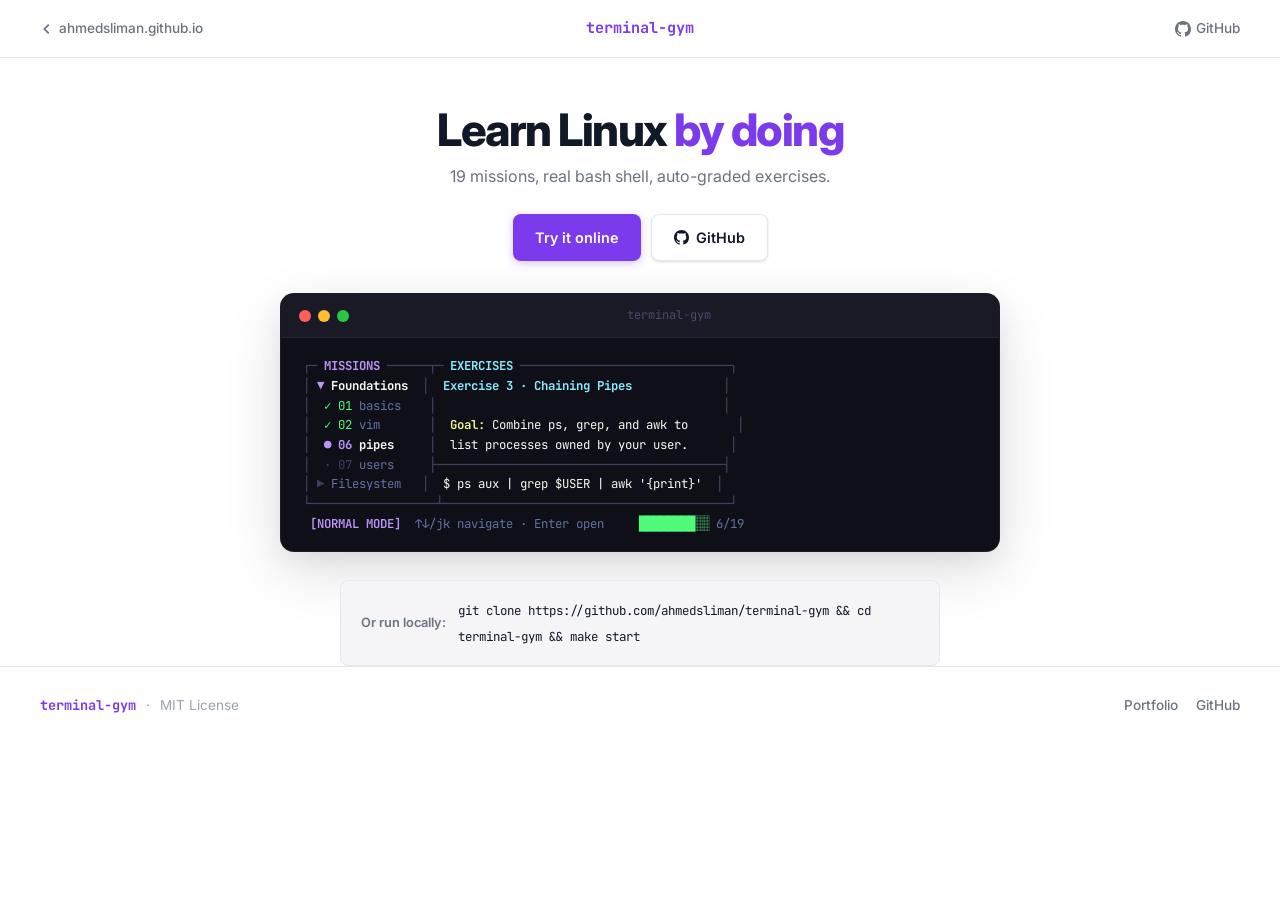
<file: docs/index.html>
<!DOCTYPE html>
<html lang="en">
<head>
  <meta charset="UTF-8" />
  <meta name="viewport" content="width=device-width, initial-scale=1.0" />
  <title>terminal-gym — Learn Linux by doing</title>
  <meta name="description" content="19 hands-on Linux missions with a real bash shell. Try it online or clone and run locally." />
  <link rel="stylesheet" href="style.css" />
</head>
<body>

  <!-- Nav -->
  <nav>
    <a href="https://ahmedsliman.github.io/" class="nav-back">
      <svg viewBox="0 0 16 16" fill="none" stroke="currentColor" stroke-width="2"><path d="M10 13L5 8l5-5"/></svg>
      ahmedsliman.github.io
    </a>
    <span class="nav-logo">terminal-gym</span>
    <a href="https://github.com/ahmedsliman/terminal-gym" target="_blank" class="nav-gh">
      <svg width="16" height="16" viewBox="0 0 24 24" fill="currentColor"><path d="M12 0C5.37 0 0 5.37 0 12c0 5.31 3.435 9.795 8.205 11.385.6.105.825-.255.825-.57 0-.285-.015-1.23-.015-2.235-3.015.555-3.795-.735-4.035-1.41-.135-.345-.72-1.41-1.23-1.695-.42-.225-1.02-.78-.015-.795.945-.015 1.62.87 1.845 1.23 1.08 1.815 2.805 1.305 3.495.99.105-.78.42-1.305.765-1.605-2.67-.3-5.46-1.335-5.46-5.925 0-1.305.465-2.385 1.23-3.225-.12-.3-.54-1.53.12-3.18 0 0 1.005-.315 3.3 1.23.96-.27 1.98-.405 3-.405s2.04.135 3 .405c2.295-1.56 3.3-1.23 3.3-1.23.66 1.65.24 2.88.12 3.18.765.84 1.23 1.905 1.23 3.225 0 4.605-2.805 5.625-5.475 5.925.435.375.81 1.095.81 2.22 0 1.605-.015 2.895-.015 3.3 0 .315.225.69.825.57A12.02 12.02 0 0 0 24 12c0-6.63-5.37-12-12-12z"/></svg>
      GitHub
    </a>
  </nav>

  <!-- Hero + Preview combined -->
  <div class="hero">
    <h1>Learn Linux <em>by doing</em></h1>
    <p>19 missions, real bash shell, auto-graded exercises.</p>
    <div class="hero-btns">
      <a href="https://terminal-gym.onrender.com/" target="_blank" class="btn btn-primary">Try it online</a>
      <a href="https://github.com/ahmedsliman/terminal-gym" target="_blank" class="btn btn-outline">
        <svg width="15" height="15" viewBox="0 0 24 24" fill="currentColor"><path d="M12 0C5.37 0 0 5.37 0 12c0 5.31 3.435 9.795 8.205 11.385.6.105.825-.255.825-.57 0-.285-.015-1.23-.015-2.235-3.015.555-3.795-.735-4.035-1.41-.135-.345-.72-1.41-1.23-1.695-.42-.225-1.02-.78-.015-.795.945-.015 1.62.87 1.845 1.23 1.08 1.815 2.805 1.305 3.495.99.105-.78.42-1.305.765-1.605-2.67-.3-5.46-1.335-5.46-5.925 0-1.305.465-2.385 1.23-3.225-.12-.3-.54-1.53.12-3.18 0 0 1.005-.315 3.3 1.23.96-.27 1.98-.405 3-.405s2.04.135 3 .405c2.295-1.56 3.3-1.23 3.3-1.23.66 1.65.24 2.88.12 3.18.765.84 1.23 1.905 1.23 3.225 0 4.605-2.805 5.625-5.475 5.925.435.375.81 1.095.81 2.22 0 1.605-.015 2.895-.015 3.3 0 .315.225.69.825.57A12.02 12.02 0 0 0 24 12c0-6.63-5.37-12-12-12z"/></svg>
        GitHub
      </a>
    </div>
  </div>

  <!-- Terminal preview -->
  <div class="preview-wrap">
    <div class="terminal">
      <div class="terminal-bar">
        <span class="dot r"></span>
        <span class="dot y"></span>
        <span class="dot g"></span>
        <span class="terminal-title">terminal-gym</span>
      </div>
      <pre class="terminal-body"><span class="d">┌─</span><span class="mv b"> MISSIONS </span><span class="d">──────┬─</span><span class="sp b"> EXERCISES </span><span class="d">──────────────────────────────┐</span>
<span class="d">│</span> <span class="mv b">▼</span> <span class="b t">Foundations  </span><span class="d">│</span>  <span class="sp b">Exercise 3 · Chaining Pipes</span>             <span class="d">│</span>
<span class="d">│</span>  <span class="gn">✓ 01</span> <span class="s">basics    </span><span class="d">│</span>                                         <span class="d">│</span>
<span class="d">│</span>  <span class="gn">✓ 02</span> <span class="s">vim       </span><span class="d">│</span>  <span class="yl">Goal:</span> <span class="t">Combine ps, grep, and awk to</span>       <span class="d">│</span>
<span class="d">│</span>  <span class="mv b">● 06</span> <span class="b t">pipes     </span><span class="d">│</span>  <span class="t">list processes owned by your user.</span>      <span class="d">│</span>
<span class="d">│</span>  <span class="d">· 07</span> <span class="s">users     </span><span class="d">├─────────────────────────────────────────┤</span>
<span class="d">│</span> <span class="d">▶</span> <span class="s">Filesystem   </span><span class="d">│</span>  <span class="t">$ ps aux | grep $USER | awk '{print}'</span>  <span class="d">│</span>
<span class="d">└──────────────────┴─────────────────────────────────────────┘</span>
 <span class="mv">[NORMAL MODE]</span>  <span class="s">↑↓/jk navigate · Enter open</span>     <span class="gn">████████░░</span> <span class="s">6/19</span></pre>
    </div>
  </div>

  <!-- Local install one-liner -->
  <div class="local-hint">
    <span class="local-label">Or run locally:</span>
    <div class="local-cmd">
      <code>git clone https://github.com/ahmedsliman/terminal-gym &amp;&amp; cd terminal-gym &amp;&amp; make start</code>
    </div>
  </div>

  <!-- Footer -->
  <footer>
    <div class="footer-left">
      <span class="footer-logo">terminal-gym</span>
      <span>·</span>
      <span>MIT License</span>
    </div>
    <div class="footer-right">
      <a href="https://ahmedsliman.github.io/">Portfolio</a>
      <a href="https://github.com/ahmedsliman/terminal-gym" target="_blank">GitHub</a>
    </div>
  </footer>

</body>
</html>
</file>
<file: docs/style.css>
@import url('https://fonts.googleapis.com/css2?family=Inter:wght@400;500;600;700;800&family=JetBrains+Mono:wght@400;600&display=swap');

:root {
  --bg:       #ffffff;
  --bg-muted: #f5f5f7;
  --border:   #e5e7eb;
  --text:     #111827;
  --sub:      #6b7280;
  --dim:      #9ca3af;

  --purple:   #7c3aed;
  --purple-l: #ede9fe;
  --blue:     #2563eb;
  --green:    #16a34a;
  --green-l:  #dcfce7;
  --orange:   #ea580c;
  --teal:     #0d9488;
  --teal-l:   #ccfbf1;

  --shadow-sm: 0 1px 3px rgba(0,0,0,.08), 0 1px 2px rgba(0,0,0,.06);
  --shadow:    0 4px 16px rgba(0,0,0,.08), 0 2px 6px rgba(0,0,0,.05);
  --shadow-lg: 0 20px 60px rgba(0,0,0,.12), 0 8px 24px rgba(0,0,0,.06);

  --r:  8px;
  --rl: 14px;
  --mono: 'JetBrains Mono', monospace;
  --sans: 'Inter', system-ui, sans-serif;
}

*, *::before, *::after { box-sizing: border-box; margin: 0; padding: 0; }
html { scroll-behavior: smooth; }
body { background: var(--bg); color: var(--text); font-family: var(--sans); font-size: 16px; line-height: 1.6; -webkit-font-smoothing: antialiased; }
a { color: var(--purple); text-decoration: none; }
a:hover { text-decoration: underline; }

/* ── Nav ─────────────────────────────────────────────────────────────────── */
nav {
  height: 58px;
  border-bottom: 1px solid var(--border);
  display: flex; align-items: center; justify-content: space-between;
  padding: 0 40px;
  position: sticky; top: 0; z-index: 20;
  background: rgba(255,255,255,.9);
  backdrop-filter: blur(12px);
}
.nav-back {
  font-size: .85rem; font-weight: 500; color: var(--sub);
  display: flex; align-items: center; gap: 5px;
  transition: color .15s;
}
.nav-back:hover { color: var(--text); text-decoration: none; }
.nav-back svg { width: 14px; height: 14px; }
.nav-logo {
  font-family: var(--mono); font-weight: 700; font-size: .95rem;
  color: var(--purple);
  position: absolute; left: 50%; transform: translateX(-50%);
}
.nav-gh {
  font-size: .85rem; font-weight: 500; color: var(--sub);
  display: flex; align-items: center; gap: 5px;
  transition: color .15s;
}
.nav-gh:hover { color: var(--text); text-decoration: none; }

/* ── Hero ────────────────────────────────────────────────────────────────── */
.hero {
  padding: 48px 40px 0;
  text-align: center;
  max-width: 760px;
  margin: 0 auto;
}
.hero h1 {
  font-size: clamp(2rem, 4vw, 2.8rem);
  font-weight: 800;
  letter-spacing: -1.5px;
  line-height: 1.08;
  margin-bottom: 10px;
  color: var(--text);
}
.hero h1 em { font-style: normal; color: var(--purple); }
.hero p {
  font-size: 1rem;
  color: var(--sub);
  margin: 0 auto 24px;
}
.hero-btns { display: flex; gap: 10px; justify-content: center; flex-wrap: wrap; }

.btn {
  display: inline-flex; align-items: center; gap: 7px;
  padding: 11px 22px;
  border-radius: var(--r);
  font-size: .9rem; font-weight: 600;
  cursor: pointer; border: none;
  transition: transform .15s, box-shadow .15s, opacity .15s;
}
.btn:hover { transform: translateY(-1px); text-decoration: none; }
.btn-primary {
  background: var(--purple); color: #fff;
  box-shadow: 0 2px 8px rgba(124,58,237,.3);
}
.btn-primary:hover { box-shadow: 0 4px 16px rgba(124,58,237,.35); }
.btn-outline {
  background: #fff; color: var(--text);
  border: 1.5px solid var(--border);
  box-shadow: var(--shadow-sm);
}
.btn-outline:hover { border-color: #d1d5db; }

/* ── Terminal preview ────────────────────────────────────────────────────── */
.preview-wrap {
  max-width: 800px; margin: 32px auto 0;
  padding: 0 40px;
}

/* ── Local hint ─────────────────────────────────────────────────────────── */
.local-hint {
  max-width: 600px;
  margin: 28px auto 0;
  padding: 16px 20px;
  border: 1px solid var(--border);
  border-radius: var(--r);
  background: var(--bg-muted);
  display: flex;
  align-items: center;
  gap: 12px;
}
.local-label {
  font-size: .8rem;
  font-weight: 600;
  color: var(--sub);
  white-space: nowrap;
}
.local-cmd {
  flex: 1;
  overflow-x: auto;
}
.local-cmd code {
  font-family: var(--mono);
  font-size: .78rem;
  color: var(--text);
}
.terminal {
  background: #0f0f17;
  border-radius: var(--rl);
  overflow: hidden;
  box-shadow: var(--shadow-lg);
  border: 1px solid rgba(255,255,255,.06);
}
.terminal-bar {
  background: #1a1a27;
  padding: 12px 18px;
  display: flex; align-items: center; gap: 7px;
  border-bottom: 1px solid rgba(255,255,255,.06);
}
.dot { width: 12px; height: 12px; border-radius: 50%; }
.dot.r { background: #ff5f57; }
.dot.y { background: #febc2e; }
.dot.g { background: #28c840; }
.terminal-title {
  font-family: var(--mono); font-size: .75rem; color: #4a4a6a;
  margin: 0 auto;
}
.terminal-body {
  font-family: var(--mono); font-size: .77rem; line-height: 1.6;
  padding: 18px 22px; white-space: pre; overflow-x: auto;
  color: #cdd6f4;
}
.terminal-body .d  { color: #3d3f5e; }
.terminal-body .s  { color: #6272a4; }
.terminal-body .mv { color: #bd93f9; font-weight: 600; }
.terminal-body .sp { color: #8be9fd; font-weight: 600; }
.terminal-body .gn { color: #50fa7b; }
.terminal-body .pc { color: #ffb86c; }
.terminal-body .yl { color: #f1fa8c; font-weight: 600; }
.terminal-body .t  { color: #f8f8f2; }
.terminal-body .b  { font-weight: 700; }

/* ── Section layout ──────────────────────────────────────────────────────── */
.section { padding: 80px 40px; max-width: 1000px; margin: 0 auto; }
.section-sm { max-width: 720px; }
.section-label {
  font-size: .75rem; font-weight: 700; letter-spacing: 1px;
  text-transform: uppercase; color: var(--purple);
  margin-bottom: 10px;
}
.section h2 {
  font-size: clamp(1.6rem, 3vw, 2.1rem);
  font-weight: 800; letter-spacing: -.5px;
  margin-bottom: 12px;
}
.section-desc {
  color: var(--sub); font-size: 1rem; margin-bottom: 40px;
}

/* ── Features ────────────────────────────────────────────────────────────── */
.feat-grid {
  display: grid;
  grid-template-columns: repeat(auto-fit, minmax(220px, 1fr));
  gap: 16px;
}
.feat {
  background: var(--bg-muted);
  border: 1px solid var(--border);
  border-radius: var(--rl);
  padding: 24px;
  transition: box-shadow .2s, transform .2s;
}
.feat:hover { box-shadow: var(--shadow); transform: translateY(-2px); }
.feat-ico {
  width: 38px; height: 38px;
  border-radius: var(--r);
  display: flex; align-items: center; justify-content: center;
  font-size: 1.1rem;
  margin-bottom: 14px;
}
.ico-purple { background: var(--purple-l); }
.ico-green  { background: var(--green-l);  }
.ico-teal   { background: var(--teal-l);   }
.ico-orange { background: #fff7ed;          }
.feat h3 { font-size: .95rem; font-weight: 700; margin-bottom: 6px; }
.feat p  { font-size: .875rem; color: var(--sub); line-height: 1.55; }

/* ── Missions ────────────────────────────────────────────────────────────── */
.missions-grid {
  display: grid;
  grid-template-columns: repeat(auto-fit, minmax(175px, 1fr));
  gap: 14px;
}
.ms-card {
  border: 1px solid var(--border);
  border-radius: var(--rl);
  overflow: hidden;
  background: #fff;
  box-shadow: var(--shadow-sm);
  transition: box-shadow .2s;
}
.ms-card:hover { box-shadow: var(--shadow); }
.ms-card-head {
  padding: 9px 16px;
  font-size: .72rem; font-weight: 700;
  letter-spacing: .5px; text-transform: uppercase;
}
.mh-a { background: #f5f3ff; color: #6d28d9; border-bottom: 1px solid #ede9fe; }
.mh-b { background: #eff6ff; color: #1d4ed8; border-bottom: 1px solid #dbeafe; }
.mh-c { background: #f0fdf4; color: #15803d; border-bottom: 1px solid #dcfce7; }
.mh-d { background: #fff7ed; color: #c2410c; border-bottom: 1px solid #fed7aa; }
.mh-e { background: #f0fdfa; color: #0f766e; border-bottom: 1px solid #ccfbf1; }
.ms-card ul { list-style: none; padding: 8px 0; }
.ms-card li {
  display: flex; align-items: center; gap: 8px;
  padding: 5px 16px;
  font-size: .85rem; color: var(--sub);
  transition: background .1s;
}
.ms-card li:hover { background: var(--bg-muted); color: var(--text); }
.ms-num {
  font-family: var(--mono); font-size: .7rem;
  color: var(--dim); min-width: 18px;
}

/* ── Quick start ─────────────────────────────────────────────────────────── */
.qs-box {
  background: #0f0f17;
  border-radius: var(--rl);
  overflow: hidden;
  box-shadow: var(--shadow);
  margin-bottom: 24px;
}
.qs-box-bar {
  background: #1a1a27;
  padding: 9px 18px;
  font-family: var(--mono); font-size: .72rem; color: #4a4a6a;
  border-bottom: 1px solid rgba(255,255,255,.06);
}
.qs-code {
  font-family: var(--mono); font-size: .88rem; line-height: 2;
  padding: 18px 22px; color: #f8f8f2;
}
.qs-code .p { color: #50fa7b; user-select: none; margin-right: 10px; }
.qs-code .c { color: #6272a4; }

.req-row {
  display: flex; align-items: center; gap: 8px; flex-wrap: wrap;
  font-size: .85rem; color: var(--sub);
}
.req-label { font-weight: 600; color: var(--text); }
.req-pill {
  font-family: var(--mono); font-size: .78rem;
  background: var(--bg-muted); border: 1px solid var(--border);
  padding: 2px 10px; border-radius: 20px; color: var(--text);
}

/* ── Divider ─────────────────────────────────────────────────────────────── */
.divider { border: none; border-top: 1px solid var(--border); margin: 0 40px; }

/* ── Footer ──────────────────────────────────────────────────────────────── */
footer {
  padding: 28px 40px;
  border-top: 1px solid var(--border);
  display: flex; align-items: center; justify-content: space-between;
  font-size: .85rem; color: var(--dim);
  flex-wrap: wrap; gap: 12px;
}
.footer-left { display: flex; align-items: center; gap: 10px; }
.footer-logo { font-family: var(--mono); font-weight: 700; color: var(--purple); }
.footer-right { display: flex; gap: 18px; }
.footer-right a { color: var(--sub); font-weight: 500; }
.footer-right a:hover { color: var(--text); text-decoration: none; }

/* ── Responsive ──────────────────────────────────────────────────────────── */
@media (max-width: 640px) {
  nav { padding: 0 20px; }
  .hero { padding: 56px 20px 0; }
  .preview-wrap { padding: 0 20px; }
  .section { padding: 56px 20px; }
  .divider { margin: 0 20px; }
  footer { padding: 24px 20px; }
  .nav-logo { font-size: .85rem; }
}
</file>
